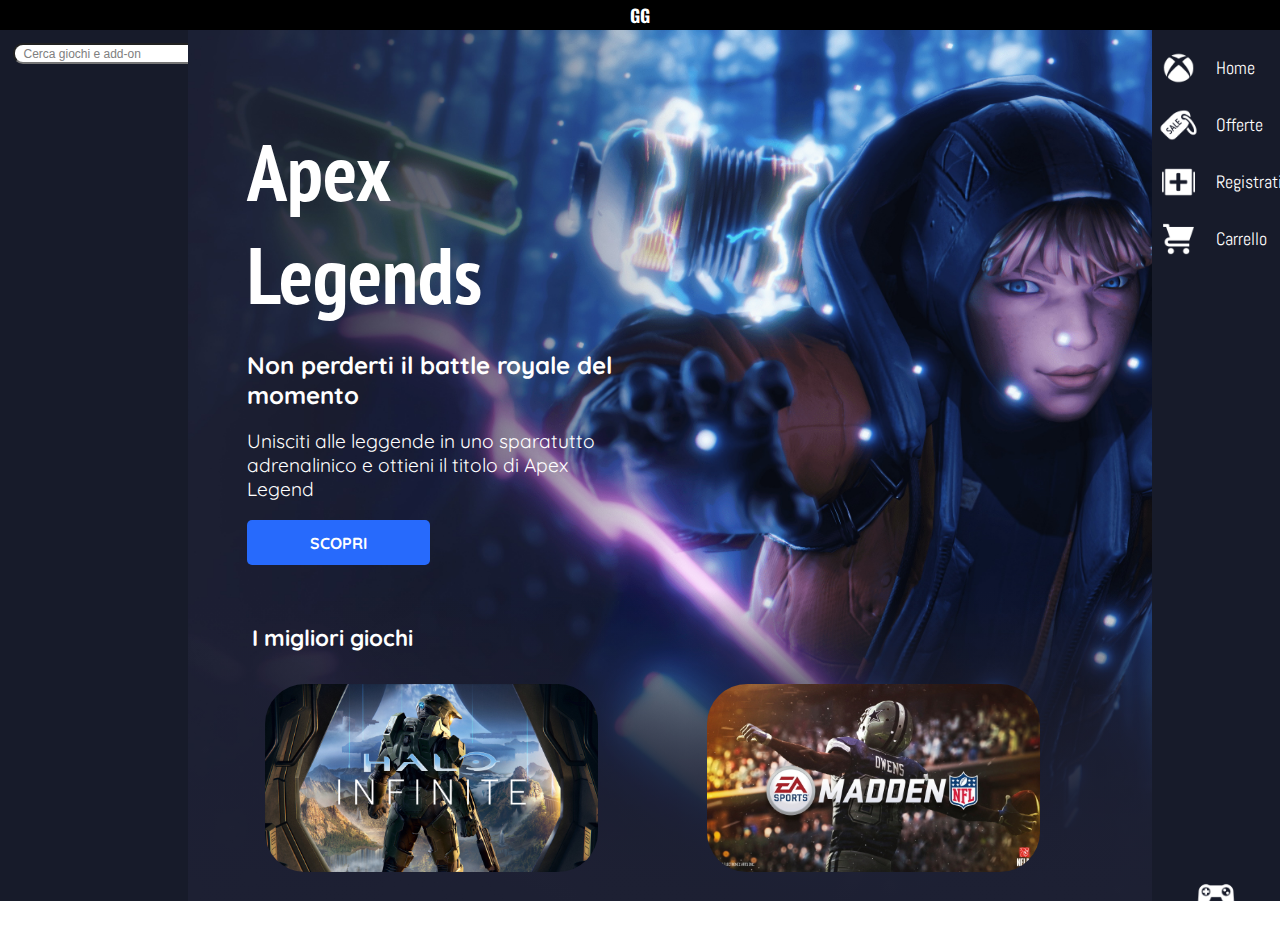
<file: index.html>
<!DOCTYPE html>
<html>
<head>
    <meta charset="utf-8" />
    <meta name="viewport" content="width=device-width, initial-scale=1">
    <meta name="description" content="Svilpppo di un e-commerce di videogames per la prima build week Epicode/Digitouch">
    <title>Origin Demo</title>

    <link
	href="https://cdn.jsdelivr.net/npm/bootstrap@5.3.0-alpha1/dist/css/bootstrap.min.css"
	rel="stylesheet"
	integrity="sha384-GLhlTQ8iRABdZLl6O3oVMWSktQOp6b7In1Zl3/Jr59b6EGGoI1aFkw7cmDA6j6gD"
	crossorigin="anonymous">

    <link rel="stylesheet" href="https://cdnjs.cloudflare.com/ajax/libs/font-awesome/4.7.0/css/font-awesome.min.css">

    <link rel="stylesheet" href="css/style.css" type="text/css">
    <link rel="stylesheet" href="css/mobile.css" type="text/css">
    <link rel="stylesheet" href="https://fonts.googleapis.com/css?family=Oswald">
    <link rel="stylesheet" href="https://fonts.googleapis.com/css?family=Abel">
    <link rel="stylesheet" href="https://fonts.googleapis.com/css?family=PT+Sans+Narrow">
    <link rel="stylesheet" href="https://fonts.googleapis.com/css?family=Reem+Kufi+Fun">
    <link rel="stylesheet" href="https://fonts.googleapis.com/css?family=Quicksand">
</head>

<body>
    <header class="top">
        <h1>GG</h1>
    </header>

    <div class="content">
        <!--START OF THE SIDE SECTION WITH NAVBAR AND LOGO AT THE BOTTOM-->
        <div class="side-filters">

            <div class="research-bar-section">
                <form>
                    <input type="text" class="research-bar" name="game-research-bar"
                    placeholder="&nbsp Cerca giochi e add-on">
                </form>
            </div>

        </div>

        <!-- START OF THE CENTRAL SECTION-->
        <div class="main">
            <div src="structure-of-main">
                <div class="main-game">                    
                    <div class="description-of-game">
                        <h2>Apex Legends</h2>
                        <h3>Non perderti il battle royale del momento</h3>
                        <p>Unisciti alle leggende in uno sparatutto adrenalinico e ottieni il titolo di Apex Legend</p>
                        <a href="dettagli.html"><button type="button"><strong>SCOPRI</strong></button></a>
                    </div>
                </div>

                <div class="best-seller-section">
                    <div>
                        <h2><strong>I migliori giochi</strong></h2>
                    </div><br>

                    <div id="best-sellers-1" class="best-sellers">
                        
                        <div class="best-seller-card">
                            <img src="images/copertinabestseller1.jpg">
                            <h3><strong>Minaccia in arrivo</strong></h3>
                            <p>Unisciti a Master Chief nella lotta contro i Precursori</p>
                        </div>

                        <div class="best-seller-card">
                            <img src="images/copertinabestseller2.jpg">
                            <h3><strong>35 anni di football</strong></h3>
                            <p>Scendi in campo con i migliori Hall of Famers di sempre</p>
                        </div>

                    </div>

                    <div id="best-sellers-2" class="best-sellers">
                    
                        <div class="best-seller-card">
                            <img src="images/copertinabestseller4.jpg">
                            <h3><strong>Crea il tuo sim</strong></h3>
                            <p>Capricci, desideri, sogni: vivi la vita dei tuoi sogni</p>
                        </div>

                        <div class="best-seller-card">
                            <img src="images/copertinabestseller5.jpg">
                            <h3><strong>Esplora Paldea</strong></h3>
                            <p>Da solo o con gli amici, per la prima volta open world</p>
                        </div>

                    </div>

                    <div class="pulsanti">
                        <button type="button" onclick="showbest2()"><strong>></strong></button>
                        <div id="second-slider"></div>
                        <div id="first-slider"></div>
                        <button type="button" onclick="showbest1()"><strong><</strong></button>
                    </div>


                </div>

                <div class="filters">
                    <div class="dropdown">
                        <button class="dropbtn">Generi  &nbsp&nbsp<i class="fa fa-caret-down"></i></button>
                        <div class="dropdown-content">
                            <div class="filter-content">
                                <div>
                                    <label for="survival"> Survival </label>
                                </div>
                                <div class="checkbox-column">
                                    <input type="checkbox" id="survival-genre" name="survival" value="Survival">
                                </div>
                            </div>
                            <div class="filter-content">
                                <div>
                                    <label for="fps"> FPS </label>
                                </div>
                                <div class="checkbox-column">
                                    <input type="checkbox" id="fps-genre" name="fps" value="FPS">
                                </div>
                            </div>
                            <div class="filter-content">
                                <div>
                                    <label for="horror"> Horror </label>
                                </div>
                                <div class="checkbox-column">
                                    <input type="checkbox" id="horror-genre" name="horror" value="Horror">
                                </div>
                            </div>
                            <div class="filter-content">
                                <div>
                                    <label for="sport"> Sport </label>
                                </div>
                                <div class="checkbox-column">
                                    <input type="checkbox" id="sport-genre" name="sport" value="Sport">
                                </div>
                            </div>
                            <div class="filter-content">
                                <div>
                                    <label for="simulazione"> Simulazione </label>
                                </div>
                                <div class="checkbox-column">
                                    <input type="checkbox" id="simulation-genre" name="simulazione" value="Simulazione">
                                </div>
                            </div>
                        </div>
                    </div>

                    <div class="dropdown">
                        <button class="dropbtn" id="dropbtnplayer">Giocatori  &nbsp&nbsp<i class="fa fa-caret-down"></i></button>
                        <div class="dropdown-content">
                            <div class="filter-content">
                                <div>
                                    <label for="singolo-giocatore"> Singolo giocatore </label>
                                </div>
                                <div class="checkbox-column">
                                    <input type="checkbox" id="single-player" name="singolo-giocatore" value="Singolo giocatore">
                                </div>
                            </div>
                            <div class="filter-content">
                                <div>
                                    <label for="multigiocatore"> Multigiocatore </label>
                                </div>
                                <div class="checkbox-column">
                                    <input type="checkbox" id="multiplayer" name="multigiocatore" value="Multigiocatore">
                                </div>
                            </div>
                            <div class="filter-content">
                                <div>
                                    <label for="online"> Online </label>
                                </div>
                                <div class="checkbox-column">
                                    <input type="checkbox" id="online-multiplayer" name="online" value="Online">
                                </div>
                            </div>
                        </div>
                    </div>

                    <div class="dropdown">
                        <button class="dropbtn">Lingue  &nbsp&nbsp<i class="fa fa-caret-down"></i></button>
                        <div class="dropdown-content">
                            <div class="filter-content">
                                <div>
                                    <label for="italiano"> Italiano </label>
                                </div>
                                <div class="checkbox-column">
                                    <input type="checkbox" id="italian-lang" name="italiano" value="Italiano">
                                </div>
                            </div>
                            <div class="filter-content">
                                <div>
                                    <label for="inglese"> Inglese </label>
                                </div>
                                <div class="checkbox-column">
                                    <input type="checkbox" id="english-lang" name="inglese" value="Inglese">
                                </div>
                            </div>
                            <div class="filter-content">
                                <div>
                                    <label for="altro"> Altro </label>
                                </div>
                                <div class="checkbox-column">
                                    <input type="checkbox" id="other-lang" name="altro" value="Altro">
                                </div>
                            </div>
                        </div>
                    </div>

                    <div class="dropdown">
                        <button class="dropbtn" id="dropbtnrelease">Release  &nbsp&nbsp<i class="fa fa-caret-down"></i></button>
                        <div class="dropdown-content">
                            <div class="filter-content">
                                <div>
                                    <label for="disponibile"> Disponibile </label>
                                </div>
                                <div class="checkbox-column">
                                    <input type="checkbox" id="available" name="disponibile" value="Disponibile">
                                </div>
                            </div>
                            <div class="filter-content">
                                <div>
                                    <label for="in-anteprima"> In Anteprima </label>
                                </div>
                                <div class="checkbox-column">
                                    <input type="checkbox" id="preview" name="in-anteprima" value="In Anteprima">
                                </div>
                            </div>
                            <div class="filter-content">
                                <div>
                                    <label for="pre-ordina"> Pre-Ordina </label>
                                </div>
                                <div class="checkbox-column">
                                    <input type="checkbox" id="pre-order" name="pre-ordina" value="Pre-Ordina">
                                </div>
                            </div>
                            <div class="filter-content">
                                <div>
                                    <label for="beta"> Beta </label>
                                </div>
                                <div class="checkbox-column">
                                    <input type="checkbox" id="beta" name="beta" value="Beta">
                                </div>
                            </div>
                        </div>
                    </div>

                    <div class="dropdown">
                        <button class="dropbtn">Prezzo  &nbsp&nbsp<i class="fa fa-caret-down"></i></button>
                        <div class="dropdown-content">
                            <div class="filter-content">
                                <div>
                                    <label for="economico"> €. 0,00 - 29,99 </label>
                                </div>
                                <div class="checkbox-column">
                                    <input type="checkbox" id="cheap-price" name="economico" value=29>
                                </div>
                            </div>
                            <div class="filter-content">
                                <div>
                                    <label for="standard"> €. 30,00 - 59,00 </label>
                                </div>
                                <div class="checkbox-column">
                                    <input type="checkbox" id="affordable-price" name="standard" value=60>
                                </div>
                            </div>
                            <div class="filter-content">
                                <div>
                                    <label for="caro"> > €. 60,00 </label>
                                </div>
                                <div class="checkbox-column">
                                    <input type="checkbox" id="expensive-price" name="caro" value=60>
                                </div>
                            </div>
                        </div>
                    </div>

                </div>

                <div class="list-of-games">
                    <div class="game-card">
                        <img src="images/game1.png">
                        <h4><strong>Super Mario Odyssey</strong></h4>
                        <p>€. 49,99</p>
                    </div>
                    
                    <div class="game-card">
                        <img src="images/game2.png">
                        <h4><strong>Spider-man: Miles Morales</strong></h4>
                        <p>€. 69,00</p>
                    </div>

                    <div class="game-card">
                        <img src="images/game3.png">
                        <h4><strong>State of Decay 2</strong></h4>
                        <p>€. 34,99</p>
                    </div>

                    <div class="game-card">
                        <img src="images/game4.png">
                        <h4><strong>Stray</strong></h4>
                        <p>€. 49,00</p>
                    </div>

                    <div class="game-card">
                        <img src="images/game5.png">
                        <h4><strong>Fifa 23: Ultimate Edition</strong></h4>
                        <p>€. 99,00</p>
                    </div>

                    <div class="game-card">
                        <img src="images/game6.png">
                        <h4><strong>Resident Evil 2 (Remastered)</strong></h4>
                        <p>€. 64,99</p>
                    </div>

                    <div class="game-card">
                        <img src="images/game7.png">
                        <h4><strong>Final Fantasy XIII</strong></h4>
                        <p>€. 19,00</p>
                    </div>

                    <div class="game-card">
                        <img src="images/game8.png">
                        <h4><strong>Total War: Warhammer III</strong></h4>
                        <p>€. 54,99</p>
                    </div>

                    <div class="game-card">
                        <img src="images/game9.png">
                        <h4><strong>Hogwarts Legacy</strong></h4>
                        <p>€. 79,00</p>
                    </div>

                    <div class="game-card">
                        <img src="images/game10.png">
                        <h4><strong>Horizon: Forbidden West</strong></h4>
                        <p>€. 49,00</p>
                    </div>
                </div>
            </div>
        </div>

        <div class="side-navbar">
            <div class="navbar-button">
                <a href="index.html"><img src="images/home-icon.png"><p>Home</p></a>
            </div>

            <div class="navbar-button">
                <a href="#"><img src="images/sales-icon.png"><p>Offerte</p></a>
            </div>

            <div class="navbar-button">
                <a href="#"><img src="images/register-icon.png"><p>Registrati</p></a>
            </div>

            <div class="navbar-button">
                <a href="#"><img src="images/carrello-icona.png"><p>Carrello</p></a>
            </div>

            <div class="navbar-logo">
                <img src="images/icon-godyl-games.png">
            </div>
        </div>
    </div>


    <script
    src="https://cdn.jsdelivr.net/npm/bootstrap@5.3.0-alpha1/dist/js/bootstrap.bundle.min.js"
    integrity="sha384-w76AqPfDkMBDXo30jS1Sgez6pr3x5MlQ1ZAGC+nuZB+EYdgRZgiwxhTBTkF7CXvN"
    crossorigin="anonymous"></script>
    <script src="js/script.js"></script>
</body>

</html>
</file>
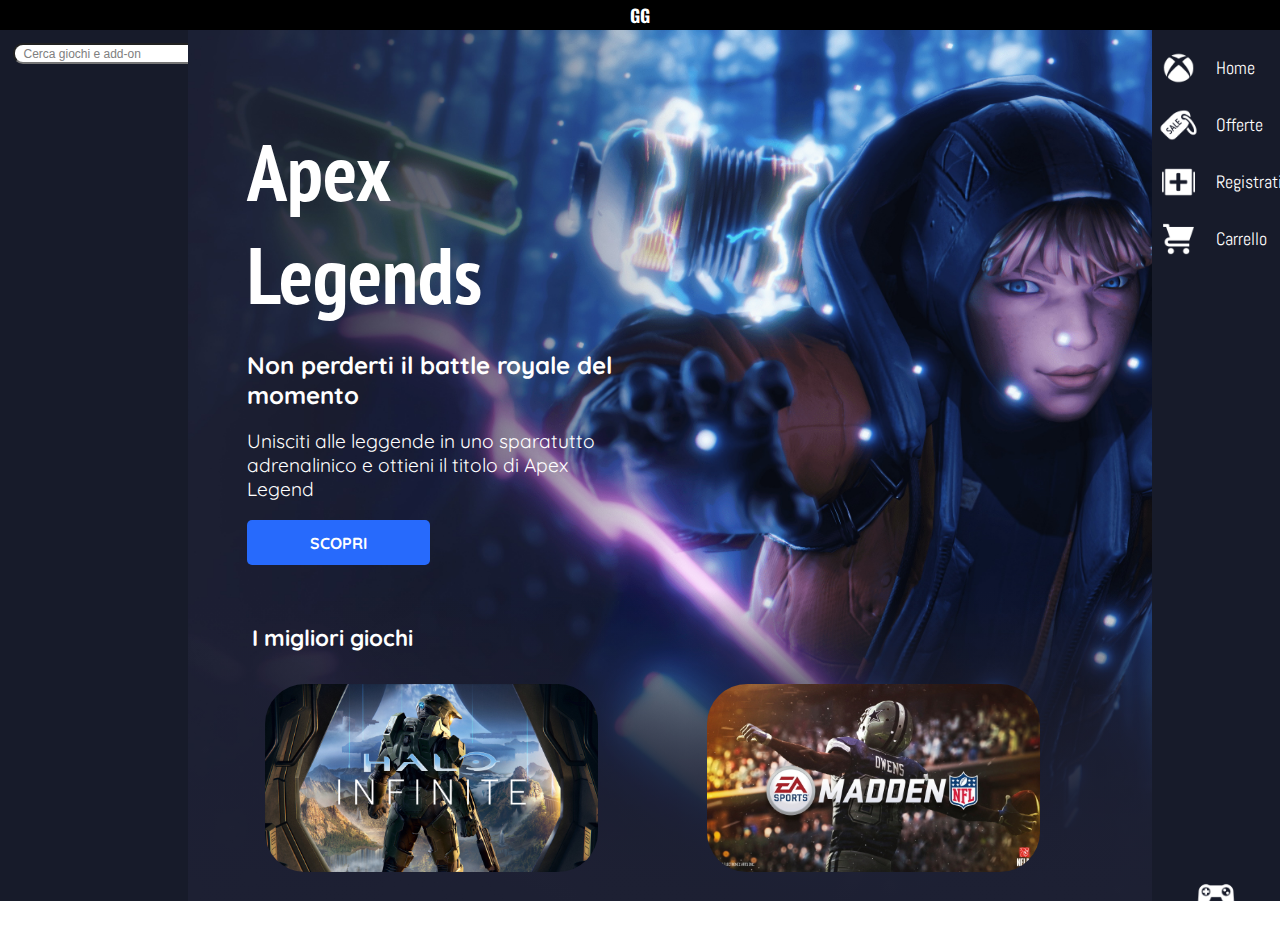
<file: html/index.html>
<!DOCTYPE html>
<html>
<head>
    <meta charset="utf-8" />
    <meta name="viewport" content="width=device-width, initial-scale=1">
    <meta name="description" content="Svilpppo di un e-commerce di videogames per la prima build week Epicode/Digitouch">
    <title>Build Week 1 - Videogames E-Commerce Web Application</title>

    <link
	href="https://cdn.jsdelivr.net/npm/bootstrap@5.3.0-alpha1/dist/css/bootstrap.min.css"
	rel="stylesheet"
	integrity="sha384-GLhlTQ8iRABdZLl6O3oVMWSktQOp6b7In1Zl3/Jr59b6EGGoI1aFkw7cmDA6j6gD"
	crossorigin="anonymous">

    <link rel="stylesheet" href="https://cdnjs.cloudflare.com/ajax/libs/font-awesome/4.7.0/css/font-awesome.min.css">

    <link rel="stylesheet" href="../css/style.css" type="text/css">
    <link rel="stylesheet" href="../css/mobile.css" type="text/css">
    <link rel="stylesheet" href="https://fonts.googleapis.com/css?family=Oswald">
    <link rel="stylesheet" href="https://fonts.googleapis.com/css?family=Abel">
    <link rel="stylesheet" href="https://fonts.googleapis.com/css?family=PT+Sans+Narrow">
    <link rel="stylesheet" href="https://fonts.googleapis.com/css?family=Reem+Kufi+Fun">
    <link rel="stylesheet" href="https://fonts.googleapis.com/css?family=Quicksand">
</head>

<body>
    <header class="top">
        <h1>GG</h1>
    </header>

    <div class="content">
        <!--START OF THE SIDE SECTION WITH NAVBAR AND LOGO AT THE BOTTOM-->
        <div class="side-filters">

            <div class="research-bar-section">
                <form>
                    <input type="text" class="research-bar" name="game-research-bar"
                    placeholder="&nbsp Cerca giochi e add-on">
                </form>
            </div>

        </div>

        <!-- START OF THE CENTRAL SECTION-->
        <div class="main">
            <div src="structure-of-main">
                <div class="main-game">                    
                    <div class="description-of-game">
                        <h2>Apex Legends</h2>
                        <h3>Non perderti il battle royale del momento</h3>
                        <p>Unisciti alle leggende in uno sparatutto adrenalinico e ottieni il titolo di Apex Legend</p>
                        <a href="dettagli.html"><button type="button"><strong>SCOPRI</strong></button></a>
                    </div>
                </div>

                <div class="best-seller-section">
                    <div>
                        <h2><strong>I migliori giochi</strong></h2>
                    </div><br>

                    <div id="best-sellers-1" class="best-sellers">
                        
                        <div class="best-seller-card">
                            <img src="../images/copertinabestseller1.jpg">
                            <h3><strong>Minaccia in arrivo</strong></h3>
                            <p>Unisciti a Master Chief nella lotta contro i Precursori</p>
                        </div>

                        <div class="best-seller-card">
                            <img src="../images/copertinabestseller2.jpg">
                            <h3><strong>35 anni di football</strong></h3>
                            <p>Scendi in campo con i migliori Hall of Famers di sempre</p>
                        </div>

                    </div>

                    <div id="best-sellers-2" class="best-sellers">
                    
                        <div class="best-seller-card">
                            <img src="../images/copertinabestseller4.jpg">
                            <h3><strong>Crea il tuo sim</strong></h3>
                            <p>Capricci, desideri, sogni: vivi la vita dei tuoi sogni</p>
                        </div>

                        <div class="best-seller-card">
                            <img src="../images/copertinabestseller5.jpg">
                            <h3><strong>Esplora Paldea</strong></h3>
                            <p>Da solo o con gli amici, per la prima volta open world</p>
                        </div>

                    </div>

                    <div class="pulsanti">
                        <button type="button" onclick="showbest2()"><strong>></strong></button>
                        <div id="second-slider"></div>
                        <div id="first-slider"></div>
                        <button type="button" onclick="showbest1()"><strong><</strong></button>
                    </div>


                </div>

                <div class="filters">
                    <div class="dropdown">
                        <button class="dropbtn">Generi  &nbsp&nbsp<i class="fa fa-caret-down"></i></button>
                        <div class="dropdown-content">
                            <div class="filter-content">
                                <div>
                                    <label for="survival"> Survival </label>
                                </div>
                                <div class="checkbox-column">
                                    <input type="checkbox" id="survival-genre" name="survival" value="Survival">
                                </div>
                            </div>
                            <div class="filter-content">
                                <div>
                                    <label for="fps"> FPS </label>
                                </div>
                                <div class="checkbox-column">
                                    <input type="checkbox" id="fps-genre" name="fps" value="FPS">
                                </div>
                            </div>
                            <div class="filter-content">
                                <div>
                                    <label for="horror"> Horror </label>
                                </div>
                                <div class="checkbox-column">
                                    <input type="checkbox" id="horror-genre" name="horror" value="Horror">
                                </div>
                            </div>
                            <div class="filter-content">
                                <div>
                                    <label for="sport"> Sport </label>
                                </div>
                                <div class="checkbox-column">
                                    <input type="checkbox" id="sport-genre" name="sport" value="Sport">
                                </div>
                            </div>
                            <div class="filter-content">
                                <div>
                                    <label for="simulazione"> Simulazione </label>
                                </div>
                                <div class="checkbox-column">
                                    <input type="checkbox" id="simulation-genre" name="simulazione" value="Simulazione">
                                </div>
                            </div>
                        </div>
                    </div>

                    <div class="dropdown">
                        <button class="dropbtn" id="dropbtnplayer">Giocatori  &nbsp&nbsp<i class="fa fa-caret-down"></i></button>
                        <div class="dropdown-content">
                            <div class="filter-content">
                                <div>
                                    <label for="singolo-giocatore"> Singolo giocatore </label>
                                </div>
                                <div class="checkbox-column">
                                    <input type="checkbox" id="single-player" name="singolo-giocatore" value="Singolo giocatore">
                                </div>
                            </div>
                            <div class="filter-content">
                                <div>
                                    <label for="multigiocatore"> Multigiocatore </label>
                                </div>
                                <div class="checkbox-column">
                                    <input type="checkbox" id="multiplayer" name="multigiocatore" value="Multigiocatore">
                                </div>
                            </div>
                            <div class="filter-content">
                                <div>
                                    <label for="online"> Online </label>
                                </div>
                                <div class="checkbox-column">
                                    <input type="checkbox" id="online-multiplayer" name="online" value="Online">
                                </div>
                            </div>
                        </div>
                    </div>

                    <div class="dropdown">
                        <button class="dropbtn">Lingue  &nbsp&nbsp<i class="fa fa-caret-down"></i></button>
                        <div class="dropdown-content">
                            <div class="filter-content">
                                <div>
                                    <label for="italiano"> Italiano </label>
                                </div>
                                <div class="checkbox-column">
                                    <input type="checkbox" id="italian-lang" name="italiano" value="Italiano">
                                </div>
                            </div>
                            <div class="filter-content">
                                <div>
                                    <label for="inglese"> Inglese </label>
                                </div>
                                <div class="checkbox-column">
                                    <input type="checkbox" id="english-lang" name="inglese" value="Inglese">
                                </div>
                            </div>
                            <div class="filter-content">
                                <div>
                                    <label for="altro"> Altro </label>
                                </div>
                                <div class="checkbox-column">
                                    <input type="checkbox" id="other-lang" name="altro" value="Altro">
                                </div>
                            </div>
                        </div>
                    </div>

                    <div class="dropdown">
                        <button class="dropbtn" id="dropbtnrelease">Release  &nbsp&nbsp<i class="fa fa-caret-down"></i></button>
                        <div class="dropdown-content">
                            <div class="filter-content">
                                <div>
                                    <label for="disponibile"> Disponibile </label>
                                </div>
                                <div class="checkbox-column">
                                    <input type="checkbox" id="available" name="disponibile" value="Disponibile">
                                </div>
                            </div>
                            <div class="filter-content">
                                <div>
                                    <label for="in-anteprima"> In Anteprima </label>
                                </div>
                                <div class="checkbox-column">
                                    <input type="checkbox" id="preview" name="in-anteprima" value="In Anteprima">
                                </div>
                            </div>
                            <div class="filter-content">
                                <div>
                                    <label for="pre-ordina"> Pre-Ordina </label>
                                </div>
                                <div class="checkbox-column">
                                    <input type="checkbox" id="pre-order" name="pre-ordina" value="Pre-Ordina">
                                </div>
                            </div>
                            <div class="filter-content">
                                <div>
                                    <label for="beta"> Beta </label>
                                </div>
                                <div class="checkbox-column">
                                    <input type="checkbox" id="beta" name="beta" value="Beta">
                                </div>
                            </div>
                        </div>
                    </div>

                    <div class="dropdown">
                        <button class="dropbtn">Prezzo  &nbsp&nbsp<i class="fa fa-caret-down"></i></button>
                        <div class="dropdown-content">
                            <div class="filter-content">
                                <div>
                                    <label for="economico"> €. 0,00 - 29,99 </label>
                                </div>
                                <div class="checkbox-column">
                                    <input type="checkbox" id="cheap-price" name="economico" value=29>
                                </div>
                            </div>
                            <div class="filter-content">
                                <div>
                                    <label for="standard"> €. 30,00 - 59,00 </label>
                                </div>
                                <div class="checkbox-column">
                                    <input type="checkbox" id="affordable-price" name="standard" value=60>
                                </div>
                            </div>
                            <div class="filter-content">
                                <div>
                                    <label for="caro"> > €. 60,00 </label>
                                </div>
                                <div class="checkbox-column">
                                    <input type="checkbox" id="expensive-price" name="caro" value=60>
                                </div>
                            </div>
                        </div>
                    </div>

                </div>

                <div class="list-of-games">
                    <div class="game-card">
                        <img src="../images/game1.png">
                        <h4><strong>Super Mario Odyssey</strong></h4>
                        <p>€. 49,99</p>
                    </div>
                    
                    <div class="game-card">
                        <img src="../images/game2.png">
                        <h4><strong>Spider-man: Miles Morales</strong></h4>
                        <p>€. 69,00</p>
                    </div>

                    <div class="game-card">
                        <img src="../images/game3.png">
                        <h4><strong>State of Decay 2</strong></h4>
                        <p>€. 34,99</p>
                    </div>

                    <div class="game-card">
                        <img src="../images/game4.png">
                        <h4><strong>Stray</strong></h4>
                        <p>€. 49,00</p>
                    </div>

                    <div class="game-card">
                        <img src="../images/game5.png">
                        <h4><strong>Fifa 23: Ultimate Edition</strong></h4>
                        <p>€. 99,00</p>
                    </div>

                    <div class="game-card">
                        <img src="../images/game6.png">
                        <h4><strong>Resident Evil 2 (Remastered)</strong></h4>
                        <p>€. 64,99</p>
                    </div>

                    <div class="game-card">
                        <img src="../images/game7.png">
                        <h4><strong>Final Fantasy XIII</strong></h4>
                        <p>€. 19,00</p>
                    </div>

                    <div class="game-card">
                        <img src="../images/game8.png">
                        <h4><strong>Total War: Warhammer III</strong></h4>
                        <p>€. 54,99</p>
                    </div>

                    <div class="game-card">
                        <img src="../images/game9.png">
                        <h4><strong>Hogwarts Legacy</strong></h4>
                        <p>€. 79,00</p>
                    </div>

                    <div class="game-card">
                        <img src="../images/game10.png">
                        <h4><strong>Horizon: Forbidden West</strong></h4>
                        <p>€. 49,00</p>
                    </div>
                </div>
            </div>
        </div>

        <div class="side-navbar">
            <div class="navbar-button">
                <a href="index.html"><img src="../images/home-icon.png"><p>Home</p></a>
            </div>

            <div class="navbar-button">
                <a href="#"><img src="../images/sales-icon.png"><p>Offerte</p></a>
            </div>

            <div class="navbar-button">
                <a href="#"><img src="../images/register-icon.png"><p>Registrati</p></a>
            </div>

            <div class="navbar-button">
                <a href="#"><img src="../images/carrello-icona.png"><p>Carrello</p></a>
            </div>

            <div class="navbar-logo">
                <img src="../images/icon-godyl-games.png">
            </div>
        </div>
    </div>


    <script
    src="https://cdn.jsdelivr.net/npm/bootstrap@5.3.0-alpha1/dist/js/bootstrap.bundle.min.js"
    integrity="sha384-w76AqPfDkMBDXo30jS1Sgez6pr3x5MlQ1ZAGC+nuZB+EYdgRZgiwxhTBTkF7CXvN"
    crossorigin="anonymous"></script>
    <script src="../js/script.js"></script>
</body>

</html>
</file>
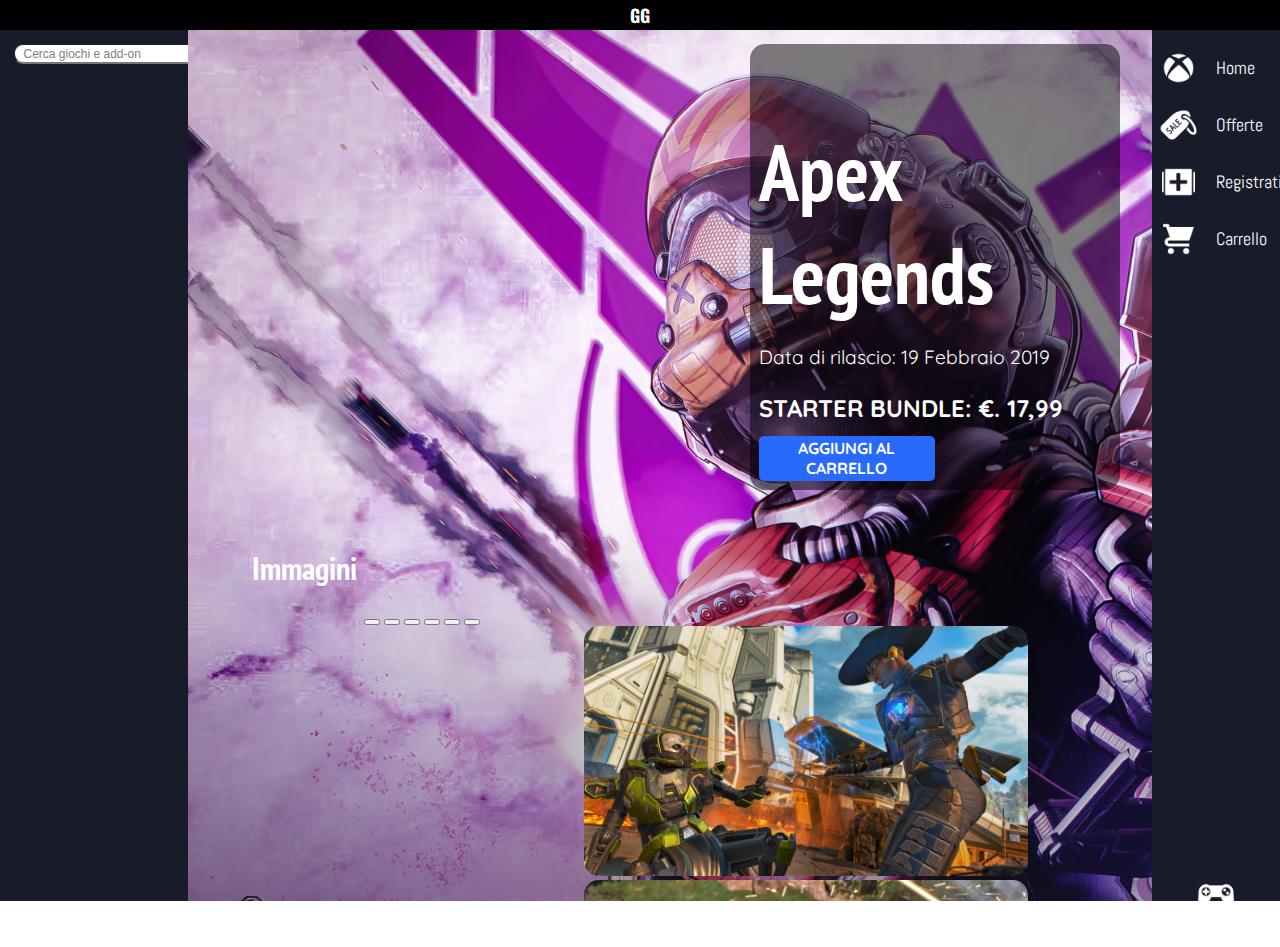
<file: dettagli.html>
<!DOCTYPE html>
<html>
<head>
    <meta charset="utf-8" />
    <meta name="viewport" content="width=device-width, initial-scale=1">
    <meta name="description" content="Svilpppo di un e-commerce di videogames per la prima build week Epicode/Digitouch">
    <title>Origin Demo</title>

    <link
	href="https://cdn.jsdelivr.net/npm/bootstrap@5.3.0-alpha1/dist/css/bootstrap.min.css"
	rel="stylesheet"
	integrity="sha384-GLhlTQ8iRABdZLl6O3oVMWSktQOp6b7In1Zl3/Jr59b6EGGoI1aFkw7cmDA6j6gD"
	crossorigin="anonymous">

    <link rel="stylesheet" href="https://cdnjs.cloudflare.com/ajax/libs/font-awesome/4.7.0/css/font-awesome.min.css">

    <link rel="stylesheet" href="css/style.css" type="text/css">
    <link rel="stylesheet" href="css/mobile.css" type="text/css">
    <link rel="stylesheet" href="https://fonts.googleapis.com/css?family=Oswald">
    <link rel="stylesheet" href="https://fonts.googleapis.com/css?family=Abel">
    <link rel="stylesheet" href="https://fonts.googleapis.com/css?family=PT+Sans+Narrow">
    <link rel="stylesheet" href="https://fonts.googleapis.com/css?family=Reem+Kufi+Fun">
    <link rel="stylesheet" href="https://fonts.googleapis.com/css?family=Quicksand">
</head>

<body>
    <header class="top">
        <h1>GG</h1>
    </header>

    <div class="content">
        <!--START OF THE SIDE SECTION WITH NAVBAR AND LOGO AT THE BOTTOM-->
        <div class="side-filters">

            <div class="research-bar-section">
                <form>
                    <input type="text" class="research-bar" name="game-research-bar"
                    placeholder="&nbsp Cerca giochi e add-on">
                </form>
            </div>

        </div>

        <!-- START OF THE CENTRAL SECTION-->
        <div class="main" id="main-details">
            <div src="structure-of-main">
                <div class="main-game" id="apex-main">                    
                    <div class="description-of-game" id="apex-details">
                        <h2>Apex Legends</h2>
                        <p>Data di rilascio: 19 Febbraio 2019</p>
                        <h3>STARTER BUNDLE: €. 17,99</h3>
                        <a><button type="button"><strong>AGGIUNGI AL CARRELLO</strong></button></a>
                    </div>
                </div>

                <div class="gallery-section">
                    <div>
                        <h2><strong>Immagini</strong></h2>
                    </div>
                        
                        <!-- CAROSELLO-->
                        <div id="carouselExampleCaptions" class="carousel slide pointer-event CaroselloASD">
                                            
                            <div class="carousel-indicators">
                                <button type="button" data-bs-target="#carouselExampleCaptions"
                                    data-bs-slide-to="0" class="active" aria-label="Slide 1"
                                    aria-current="true"></button>
                                <button type="button" data-bs-target="#carouselExampleCaptions"
                                    data-bs-slide-to="1" aria-label="Slide 2" class=""></button>
                                <button type="button" data-bs-target="#carouselExampleCaptions"
                                    data-bs-slide-to="2" aria-label="Slide 3" class=""></button>
                                <button type="button" data-bs-target="#carouselExampleCaptions"
                                    data-bs-slide-to="3" aria-label="Slide 4" class=""></button>
                                <button type="button" data-bs-target="#carouselExampleCaptions"
                                    data-bs-slide-to="4" aria-label="Slide 5" class=""></button>
                                <button type="button" data-bs-target="#carouselExampleCaptions"
                                    data-bs-slide-to="5" aria-label="Slide 6" class=""></button>
                            </div>
                            <!-- CHIUDE CAROUSEL-INDICATORS -->
                            
                            <div class="carousel-inner">
                            
                                <!--<div class="carousel-item active">
                                    <img class="immagineCaroselloLaterale" src="images/carosello1.jpg">
                                    <img class="immagineCarosello" src="images/carosello2.jpg">
                                    <img class="immagineCaroselloLaterale" src="images/carosello3.jpg">
                                </div>
                                
                                <div class="carousel-item">
                                    <img class="immagineCaroselloLaterale" src="images/carosello2.jpg">
                                    <img class="immagineCarosello" src="images/carosello3.jpg">
                                    <img class="immagineCaroselloLaterale" src="images/carosello4.jpg">
                                </div>
                                
                                <div class="carousel-item">
                                    <img class="immagineCaroselloLaterale" src="images/carosello3.jpg">
                                    <img class="immagineCarosello" src="images/carosello4.jpg">
                                    <img class="immagineCaroselloLaterale" src="images/carosello5.jpg">
                                </div>

                                <div class="carousel-item">
                                    <img class="immagineCaroselloLaterale" src="images/carosello4.jpg">
                                    <img class="immagineCarosello" src="images/carosello5.jpg">
                                    <img class="immagineCaroselloLaterale" src="images/carosello6.jpg">
                                </div>

                                <div class="carousel-item">
                                    <img class="immagineCaroselloLaterale" src="images/carosello5.jpg">
                                    <img class="immagineCarosello" src="images/carosello6.jpg">
                                    <img class="immagineCaroselloLaterale" src="images/carosello1.jpg">
                                </div>

                                <div class="carousel-item">
                                    <img class="immagineCaroselloLaterale" src="images/carosello6.jpg">
                                    <img class="immagineCarosello" src="images/carosello1.jpg">
                                    <img class="immagineCaroselloLaterale" src="images/carosello2.jpg">
                                </div>-->

				<div class="carousel-item active">
                                    <img class="immagineCarosello" src="images/carosello2.jpg">
                                </div>
                                
                                <div class="carousel-item">
                                    <img class="immagineCarosello" src="images/carosello3.jpg">
                                </div>
                                
                                <div class="carousel-item">
                                    <img class="immagineCarosello" src="images/carosello4.jpg">
                                </div>

                                <div class="carousel-item">
                                    <img class="immagineCarosello" src="images/carosello5.jpg">
                                </div>

                                <div class="carousel-item">
                                    <img class="immagineCarosello" src="images/carosello6.jpg">
                                </div>

                                <div class="carousel-item">
                                    <img class="immagineCarosello" src="images/carosello1.jpg">
                                </div>

                            </div>
                            <!-- CHIUDE ITEM CAROSELLO (IL PRIMO E' QUELLO ATTIVO) -->

                            <button class="carousel-control-prev" type="button"
							data-bs-target="#carouselExampleCaptions" data-bs-slide="prev">
							    <span class="carousel-control-prev-icon" aria-hidden="true"></span>
                            </button>
                            <button class="carousel-control-next" type="button"
                            data-bs-target="#carouselExampleCaptions" data-bs-slide="next">
							    <span class="carousel-control-next-icon" aria-hidden="true"></span>
						    </button>
                            <!-- CHIUDE BOTTONI DI SCORRIMENTO -->

                        </div>
                        <!-- CHIUDE CAROSELLO -->

                </div>

                <div class="list-of-details">
                    <div class="panoramica">

                        <div class="panoramica-sx">
                            <div class="descrizione-gioco">
                                <h2>Panoramica</h2>
                                <p>Domina i tuoi avversari in Apex Legends, uno sparatutto in stile Battle Royale in cui 
                                    personaggi leggendari dotati di potenti abilità combattono insieme per ottenere fama e 
                                    fortuna ai margini della Frontiera. Padroneggia un elenco di armi sempre piú ricco di
                                    leggende diverse, un gioco di squadra intenso e tattico assieme a nuove e audaci innovazioni
                                    che rivoluzionano l'esperienza dei Battle Royale, il tutto all'interno di un mondo selvaggio
                                    dove tutto è permesso. Benvenuto nella nuova evoluzione dei Battle Royale. Questo gioco include
                                    la possibilità di acquistare, all'interno del gioco, tramite denaro reale una valuta virtuale
                                    da utilizzare per acquistare oggetti di gioco virtuali, che potrebbero essere attribuiti
                                    anche tramite una selezione casual.
                                </p>
                            </div>

                            <div class="simboli">
                                <div class="classificazione-pegi">
                                    <img src="images/pegi16.png">
                                </div>

                                <div class="altre-info">
                                    <div class="altri-pegi">
                                        <img src="images/pegi violenza.png">
                                        <img src="images/pegi acquisti in game.png">
                                    </div>
                                    <div class="final-info">
                                        <p>Acquisti in game (contiene elementi casuali)</p>
                                        <p>Qualsiasi prodotto digitale venduto in determinati Paesi (vedere i <a href="#">Termini di vendita</a>
                                        per maggiori dettagli) è da intendersi comprensivo di IVA/GST, ove applicabile</p>
                                        <a href="#">Informative legali</a>
                                    </div>
                                </div>
                            </div>
                        </div>

                        <div class="panoramica-dx">
                            <div class="dettagli">
                                <p>Genere</p>
                                <button>FPS</button>
                                <div class="separator"></div>

                                <div class="who-info">
                                    <p>Editore</p>
                                    <h3>Electronic Arts</h3>
                                </div>
                                <div class="separator"></div>

                                <div class="who-info">
                                    <p>Sviluppatore</p>
                                    <h3>Respawn Entertainment</h3>
                                </div>
                                <div class="separator"></div>

                                <div class="who-info">
                                    <p>Lingue</p>
                                </div>

                                <div class="who-info">
                                    <h3>Cinese (semplific.), Cinese (tradizionale), Portoghese (Brasile),
                                        Spagnolo (Messico), Spagnolo (Spagna), Arabo, Coreano, Francese,
                                        Giapponese, Inglese, Italiano, Polacco, Russo, Tedesco
                                    </h3>
                                </div>
                                <div class="separator"></div>

                                <div class="who-info">
                                    <p>Data di uscita</p>
                                    <h3>2019-02-04</h3>
                                </div>
                                <div class="separator"></div>

                                <div class="who-info">
                                    <p>Requisiti di sistema</p>
                                    <a href="#">Esamina</a>
                                </div>
                            </div>
                        </div>

                    </div>
                </div>
                
                <div class="list-of-details">
                    <div class="panoramica">
                        <div class="community-card">
                            <div id="apex-card-sx-section">
                                <h2><strong>Unisciti alla nostra Community</strong></h2>
                                <p>Gioca con nuovi amici, scopri le novità in anticipo e ottieni ricompense partecipando
                                    a eventi online e dal vivo.
                                </p>
                                <p>Ogni occasione è buona per condividere la tua passione per Apex Legends!</p>
                            </div>
                            <div id="apex-card-dx-section">

                            </div>
                        </div>
                    </div>
                </div>

                <div class="list-of-details">
                    <div class="panoramica">
                        <div class="panoramica-sx">
                            <h2 class="big-margin">Requisiti di sistema</h2>
                            <div class="requisiti-minimi">
                                <h4>Requisiti minimi</h4>
                                <div class="requirements-info">
                                    <p>SO:&nbsp&nbsp</p>
                                    <h3>Windows 7 a 64 bit</h3>
                                </div>

                                <div class="requirements-info">
                                    <p>Processore (AMD):&nbsp&nbsp</p>
                                    <h3>AMD FX 4350 o equivalente</h3>
                                </div>
                                
                                <div class="requirements-info">
                                    <p>Processore (INTEL):&nbsp&nbsp</p>
                                    <h3>Intel Core i3 6300 o equivalente</h3>
                                </div>

                                <div class="requirements-info">
                                    <p>Memoria:&nbsp&nbsp</p>
                                    <h3>6 GB - DDR3 @1333 RAM</h3>
                                </div>

                                <div class="requirements-info">
                                    <p>Scheda Video (AMD):&nbsp&nbsp</p>
                                    <h3>AMD Radeon™ HD 7730</h3>
                                </div>

                                <div class="requirements-info">
                                    <p>Scheda Video (NVIDIA):&nbsp&nbsp</p>
                                    <h3>NVIDIA GeForce© GT640</h3>
                                </div>

                                <div class="requirements-info">
                                    <p>Direct X:&nbsp&nbsp</p>
                                    <h3>Scheda video compatibile con la versione 11 o equivalente</h3>
                                </div>

                                <div class="requirements-info">
                                    <p>Gioco online:&nbsp&nbsp</p>
                                    <h3>Connessione a Internet a 512 KBPS o superiore</h3>
                                </div>

                                <div class="requirements-info">
                                    <p>Spazio libero su disco:&nbsp&nbsp</p>
                                    <h3>22 GB</h3>
                                </div>

                            </div>
                        </div>

                        <div class="panoramica-dx">
                            <h2 class="big-margin">&nbsp</h2>
                            <div class="requisiti-consigliati">
                                <h4>Requisiti consigliati</h4>
                                <div class="requirements-info">
                                    <p>SO:&nbsp&nbsp</p>
                                    <h3>Windows 7 a 64 bit</h3>
                                </div>

                                <div class="requirements-info">
                                    <p>Processore (AMD):&nbsp&nbsp</p>
                                    <h3>CPU Ryzen 5 o equivalente</h3>
                                </div>
                                        
                                <div class="requirements-info">
                                    <p>Processore (INTEL):&nbsp&nbsp</p>
                                    <h3>Intel Core i3 3570K o equivalente</h3>
                                </div>
        
                                <div class="requirements-info">
                                    <p>Memoria:&nbsp&nbsp</p>
                                    <h3>8 GB - DDR3 @1333 RAM</h3>
                                </div>
        
                                <div class="requirements-info">
                                    <p>Scheda Video (AMD):&nbsp&nbsp</p>
                                    <h3>AMD Radeon™ R9 290</h3>
                                </div>
        
                                <div class="requirements-info">
                                    <p>Scheda Video (NVIDIA):&nbsp&nbsp</p>
                                    <h3>NVIDIA GeForce© GTX970</h3>
                                </div>
        
                                <div class="requirements-info">
                                    <p>Direct X:&nbsp&nbsp</p>
                                    <h3>Scheda video compatibile con la versione 11 o equivalente</h3>
                                </div>
        
                                <div class="requirements-info">
                                    <p>Gioco online:&nbsp&nbsp</p>
                                    <h3>Connessione A banda larga</h3>
                                </div>
        
                                <div class="requirements-info">
                                    <p>Spazio libero su disco:&nbsp&nbsp</p>
                                    <h3>22 GB</h3>
                                </div>
                            </div>

                        </div>
                                
                    </div>
                </div>

            </div>

        </div>

        <div class="side-navbar">
            <div class="navbar-button">
                <a href="index.html"><img src="images/home-icon.png"><p>Home</p></a>
            </div>

            <div class="navbar-button">
                <a href="#"><img src="images/sales-icon.png"><p>Offerte</p></a>
            </div>

            <div class="navbar-button">
                <a href="#"><img src="images/register-icon.png"><p>Registrati</p></a>
            </div>

            <div class="navbar-button">
                <a href="#"><img src="images/carrello-icona.png"><p>Carrello</p></a>
            </div>

            <div class="navbar-logo">
                <img src="images/icon-godyl-games.png">
            </div>
        </div>
    </div>


    <script
    src="https://cdn.jsdelivr.net/npm/bootstrap@5.3.0-alpha1/dist/js/bootstrap.bundle.min.js"
    integrity="sha384-w76AqPfDkMBDXo30jS1Sgez6pr3x5MlQ1ZAGC+nuZB+EYdgRZgiwxhTBTkF7CXvN"
    crossorigin="anonymous"></script>
    <script src="js/script.js"></script>
</body>

</html>
</file>
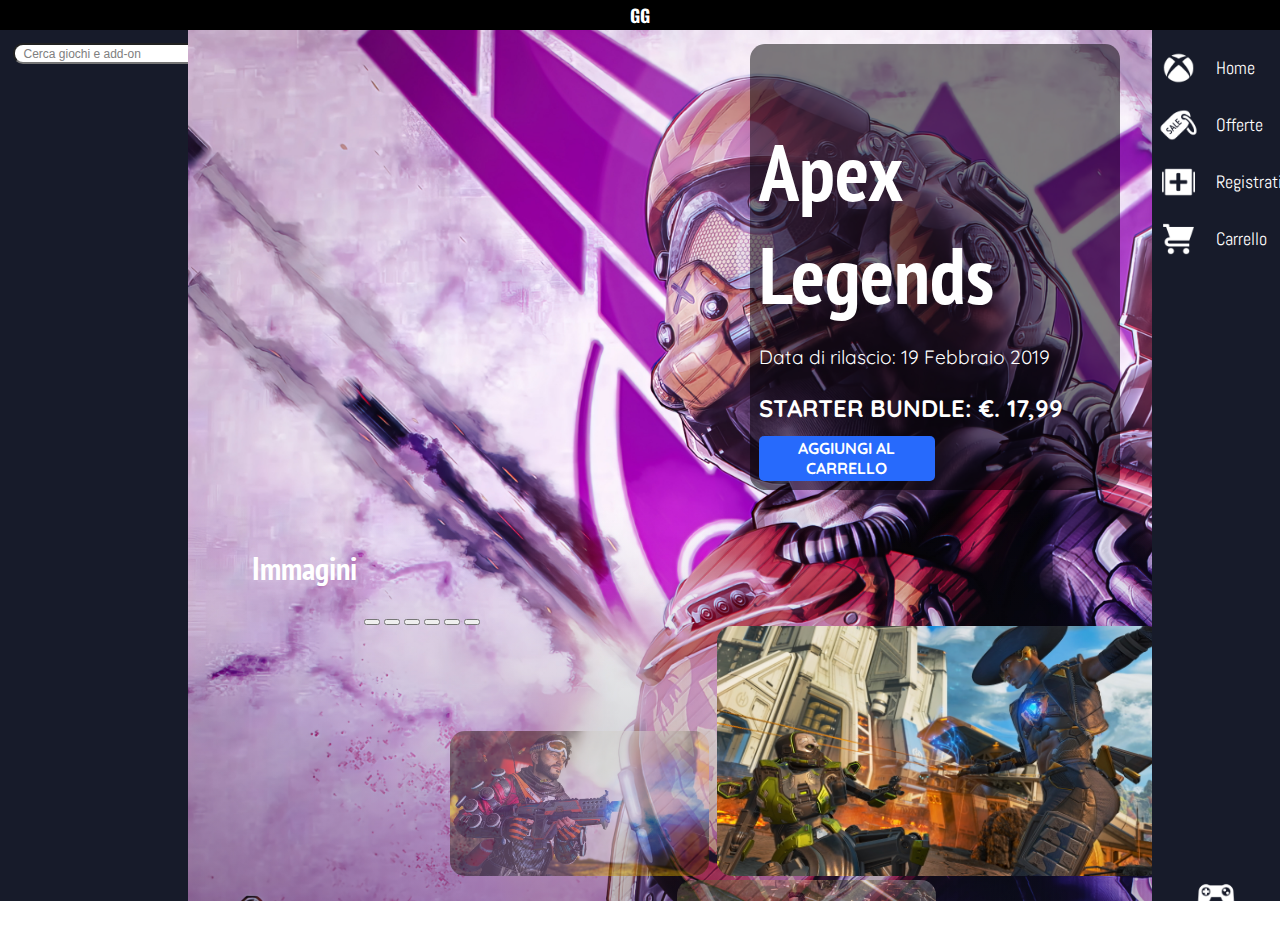
<file: html/dettagli.html>
<!DOCTYPE html>
<html>
<head>
    <meta charset="utf-8" />
    <meta name="viewport" content="width=device-width, initial-scale=1">
    <meta name="description" content="Svilpppo di un e-commerce di videogames per la prima build week Epicode/Digitouch">
    <title>Build Week 1 - Videogames E-Commerce Web Application</title>

    <link
	href="https://cdn.jsdelivr.net/npm/bootstrap@5.3.0-alpha1/dist/css/bootstrap.min.css"
	rel="stylesheet"
	integrity="sha384-GLhlTQ8iRABdZLl6O3oVMWSktQOp6b7In1Zl3/Jr59b6EGGoI1aFkw7cmDA6j6gD"
	crossorigin="anonymous">

    <link rel="stylesheet" href="https://cdnjs.cloudflare.com/ajax/libs/font-awesome/4.7.0/css/font-awesome.min.css">

    <link rel="stylesheet" href="../css/style.css" type="text/css">
    <link rel="stylesheet" href="../css/mobile.css" type="text/css">
    <link rel="stylesheet" href="https://fonts.googleapis.com/css?family=Oswald">
    <link rel="stylesheet" href="https://fonts.googleapis.com/css?family=Abel">
    <link rel="stylesheet" href="https://fonts.googleapis.com/css?family=PT+Sans+Narrow">
    <link rel="stylesheet" href="https://fonts.googleapis.com/css?family=Reem+Kufi+Fun">
    <link rel="stylesheet" href="https://fonts.googleapis.com/css?family=Quicksand">
</head>

<body>
    <header class="top">
        <h1>GG</h1>
    </header>

    <div class="content">
        <!--START OF THE SIDE SECTION WITH NAVBAR AND LOGO AT THE BOTTOM-->
        <div class="side-filters">

            <div class="research-bar-section">
                <form>
                    <input type="text" class="research-bar" name="game-research-bar"
                    placeholder="&nbsp Cerca giochi e add-on">
                </form>
            </div>

        </div>

        <!-- START OF THE CENTRAL SECTION-->
        <div class="main" id="main-details">
            <div src="structure-of-main">
                <div class="main-game" id="apex-main">                    
                    <div class="description-of-game" id="apex-details">
                        <h2>Apex Legends</h2>
                        <p>Data di rilascio: 19 Febbraio 2019</p>
                        <h3>STARTER BUNDLE: €. 17,99</h3>
                        <a><button type="button"><strong>AGGIUNGI AL CARRELLO</strong></button></a>
                    </div>
                </div>

                <div class="gallery-section">
                    <div>
                        <h2><strong>Immagini</strong></h2>
                    </div>
                        
                        <!-- CAROSELLO-->
                        <div id="carouselExampleCaptions" class="carousel slide pointer-event CaroselloASD">
                                            
                            <div class="carousel-indicators">
                                <button type="button" data-bs-target="#carouselExampleCaptions"
                                    data-bs-slide-to="0" class="active" aria-label="Slide 1"
                                    aria-current="true"></button>
                                <button type="button" data-bs-target="#carouselExampleCaptions"
                                    data-bs-slide-to="1" aria-label="Slide 2" class=""></button>
                                <button type="button" data-bs-target="#carouselExampleCaptions"
                                    data-bs-slide-to="2" aria-label="Slide 3" class=""></button>
                                <button type="button" data-bs-target="#carouselExampleCaptions"
                                    data-bs-slide-to="3" aria-label="Slide 4" class=""></button>
                                <button type="button" data-bs-target="#carouselExampleCaptions"
                                    data-bs-slide-to="4" aria-label="Slide 5" class=""></button>
                                <button type="button" data-bs-target="#carouselExampleCaptions"
                                    data-bs-slide-to="5" aria-label="Slide 6" class=""></button>
                            </div>
                            <!-- CHIUDE CAROUSEL-INDICATORS -->
                            
                            <div class="carousel-inner">
                            
                                <div class="carousel-item active">
                                    <img class="immagineCaroselloLaterale" src="../images/carosello1.jpg">
                                    <img class="immagineCarosello" src="../images/carosello2.jpg">
                                    <img class="immagineCaroselloLaterale" src="../images/carosello3.jpg">
                                </div>
                                
                                <div class="carousel-item">
                                    <img class="immagineCaroselloLaterale" src="../images/carosello2.jpg">
                                    <img class="immagineCarosello" src="../images/carosello3.jpg">
                                    <img class="immagineCaroselloLaterale" src="../images/carosello4.jpg">
                                </div>
                                
                                <div class="carousel-item">
                                    <img class="immagineCaroselloLaterale" src="../images/carosello3.jpg">
                                    <img class="immagineCarosello" src="../images/carosello4.jpg">
                                    <img class="immagineCaroselloLaterale" src="../images/carosello5.jpg">
                                </div>

                                <div class="carousel-item">
                                    <img class="immagineCaroselloLaterale" src="../images/carosello4.jpg">
                                    <img class="immagineCarosello" src="../images/carosello5.jpg">
                                    <img class="immagineCaroselloLaterale" src="../images/carosello6.jpg">
                                </div>

                                <div class="carousel-item">
                                    <img class="immagineCaroselloLaterale" src="../images/carosello5.jpg">
                                    <img class="immagineCarosello" src="../images/carosello6.jpg">
                                    <img class="immagineCaroselloLaterale" src="../images/carosello1.jpg">
                                </div>

                                <div class="carousel-item">
                                    <img class="immagineCaroselloLaterale" src="../images/carosello6.jpg">
                                    <img class="immagineCarosello" src="../images/carosello1.jpg">
                                    <img class="immagineCaroselloLaterale" src="../images/carosello2.jpg">
                                </div>

                            </div>
                            <!-- CHIUDE ITEM CAROSELLO (IL PRIMO E' QUELLO ATTIVO) -->

                            <button class="carousel-control-prev" type="button"
							data-bs-target="#carouselExampleCaptions" data-bs-slide="prev">
							    <span class="carousel-control-prev-icon" aria-hidden="true"></span>
                            </button>
                            <button class="carousel-control-next" type="button"
                            data-bs-target="#carouselExampleCaptions" data-bs-slide="next">
							    <span class="carousel-control-next-icon" aria-hidden="true"></span>
						    </button>
                            <!-- CHIUDE BOTTONI DI SCORRIMENTO -->

                        </div>
                        <!-- CHIUDE CAROSELLO -->

                </div>

                <div class="list-of-details">
                    <div class="panoramica">

                        <div class="panoramica-sx">
                            <div class="descrizione-gioco">
                                <h2>Panoramica</h2>
                                <p>Domina i tuoi avversari in Apex Legends, uno sparatutto in stile Battle Royale in cui 
                                    personaggi leggendari dotati di potenti abilità combattono insieme per ottenere fama e 
                                    fortuna ai margini della Frontiera. Padroneggia un elenco di armi sempre piú ricco di
                                    leggende diverse, un gioco di squadra intenso e tattico assieme a nuove e audaci innovazioni
                                    che rivoluzionano l'esperienza dei Battle Royale, il tutto all'interno di un mondo selvaggio
                                    dove tutto è permesso. Benvenuto nella nuova evoluzione dei Battle Royale. Questo gioco include
                                    la possibilità di acquistare, all'interno del gioco, tramite denaro reale una valuta virtuale
                                    da utilizzare per acquistare oggetti di gioco virtuali, che potrebbero essere attribuiti
                                    anche tramite una selezione casual.
                                </p>
                            </div>

                            <div class="simboli">
                                <div class="classificazione-pegi">
                                    <img src="../images/pegi16.png">
                                </div>

                                <div class="altre-info">
                                    <div class="altri-pegi">
                                        <img src="../images/pegi violenza.png">
                                        <img src="../images/pegi acquisti in game.png">
                                    </div>
                                    <div class="final-info">
                                        <p>Acquisti in game (contiene elementi casuali)</p>
                                        <p>Qualsiasi prodotto digitale venduto in determinati Paesi (vedere i <a href="#">Termini di vendita</a>
                                        per maggiori dettagli) è da intendersi comprensivo di IVA/GST, ove applicabile</p>
                                        <a href="#">Informative legali</a>
                                    </div>
                                </div>
                            </div>
                        </div>

                        <div class="panoramica-dx">
                            <div class="dettagli">
                                <p>Genere</p>
                                <button>FPS</button>
                                <div class="separator"></div>

                                <div class="who-info">
                                    <p>Editore</p>
                                    <h3>Electronic Arts</h3>
                                </div>
                                <div class="separator"></div>

                                <div class="who-info">
                                    <p>Sviluppatore</p>
                                    <h3>Respawn Entertainment</h3>
                                </div>
                                <div class="separator"></div>

                                <div class="who-info">
                                    <p>Lingue</p>
                                </div>

                                <div class="who-info">
                                    <h3>Cinese (semplific.), Cinese (tradizionale), Portoghese (Brasile),
                                        Spagnolo (Messico), Spagnolo (Spagna), Arabo, Coreano, Francese,
                                        Giapponese, Inglese, Italiano, Polacco, Russo, Tedesco
                                    </h3>
                                </div>
                                <div class="separator"></div>

                                <div class="who-info">
                                    <p>Data di uscita</p>
                                    <h3>2019-02-04</h3>
                                </div>
                                <div class="separator"></div>

                                <div class="who-info">
                                    <p>Requisiti di sistema</p>
                                    <a href="#">Esamina</a>
                                </div>
                            </div>
                        </div>

                    </div>
                </div>
                
                <div class="list-of-details">
                    <div class="panoramica">
                        <div class="community-card">
                            <div id="apex-card-sx-section">
                                <h2><strong>Unisciti alla nostra Community</strong></h2>
                                <p>Gioca con nuovi amici, scopri le novità in anticipo e ottieni ricompense partecipando
                                    a eventi online e dal vivo.
                                </p>
                                <p>Ogni occasione è buona per condividere la tua passione per Apex Legends!</p>
                            </div>
                            <div id="apex-card-dx-section">

                            </div>
                        </div>
                    </div>
                </div>

                <div class="list-of-details">
                    <div class="panoramica">
                        <div class="panoramica-sx">
                            <h2 class="big-margin">Requisiti di sistema</h2>
                            <div class="requisiti-minimi">
                                <h4>Requisiti minimi</h4>
                                <div class="requirements-info">
                                    <p>SO:&nbsp&nbsp</p>
                                    <h3>Windows 7 a 64 bit</h3>
                                </div>

                                <div class="requirements-info">
                                    <p>Processore (AMD):&nbsp&nbsp</p>
                                    <h3>AMD FX 4350 o equivalente</h3>
                                </div>
                                
                                <div class="requirements-info">
                                    <p>Processore (INTEL):&nbsp&nbsp</p>
                                    <h3>Intel Core i3 6300 o equivalente</h3>
                                </div>

                                <div class="requirements-info">
                                    <p>Memoria:&nbsp&nbsp</p>
                                    <h3>6 GB - DDR3 @1333 RAM</h3>
                                </div>

                                <div class="requirements-info">
                                    <p>Scheda Video (AMD):&nbsp&nbsp</p>
                                    <h3>AMD Radeon™ HD 7730</h3>
                                </div>

                                <div class="requirements-info">
                                    <p>Scheda Video (NVIDIA):&nbsp&nbsp</p>
                                    <h3>NVIDIA GeForce© GT640</h3>
                                </div>

                                <div class="requirements-info">
                                    <p>Direct X:&nbsp&nbsp</p>
                                    <h3>Scheda video compatibile con la versione 11 o equivalente</h3>
                                </div>

                                <div class="requirements-info">
                                    <p>Gioco online:&nbsp&nbsp</p>
                                    <h3>Connessione a Internet a 512 KBPS o superiore</h3>
                                </div>

                                <div class="requirements-info">
                                    <p>Spazio libero su disco:&nbsp&nbsp</p>
                                    <h3>22 GB</h3>
                                </div>

                            </div>
                        </div>

                        <div class="panoramica-dx">
                            <h2 class="big-margin">&nbsp</h2>
                            <div class="requisiti-consigliati">
                                <h4>Requisiti consigliati</h4>
                                <div class="requirements-info">
                                    <p>SO:&nbsp&nbsp</p>
                                    <h3>Windows 7 a 64 bit</h3>
                                </div>

                                <div class="requirements-info">
                                    <p>Processore (AMD):&nbsp&nbsp</p>
                                    <h3>CPU Ryzen 5 o equivalente</h3>
                                </div>
                                        
                                <div class="requirements-info">
                                    <p>Processore (INTEL):&nbsp&nbsp</p>
                                    <h3>Intel Core i3 3570K o equivalente</h3>
                                </div>
        
                                <div class="requirements-info">
                                    <p>Memoria:&nbsp&nbsp</p>
                                    <h3>8 GB - DDR3 @1333 RAM</h3>
                                </div>
        
                                <div class="requirements-info">
                                    <p>Scheda Video (AMD):&nbsp&nbsp</p>
                                    <h3>AMD Radeon™ R9 290</h3>
                                </div>
        
                                <div class="requirements-info">
                                    <p>Scheda Video (NVIDIA):&nbsp&nbsp</p>
                                    <h3>NVIDIA GeForce© GTX970</h3>
                                </div>
        
                                <div class="requirements-info">
                                    <p>Direct X:&nbsp&nbsp</p>
                                    <h3>Scheda video compatibile con la versione 11 o equivalente</h3>
                                </div>
        
                                <div class="requirements-info">
                                    <p>Gioco online:&nbsp&nbsp</p>
                                    <h3>Connessione A banda larga</h3>
                                </div>
        
                                <div class="requirements-info">
                                    <p>Spazio libero su disco:&nbsp&nbsp</p>
                                    <h3>22 GB</h3>
                                </div>
                            </div>

                        </div>
                                
                    </div>
                </div>

            </div>

        </div>

        <div class="side-navbar">
            <div class="navbar-button">
                <a href="index.html"><img src="../images/home-icon.png"><p>Home</p></a>
            </div>

            <div class="navbar-button">
                <a href="#"><img src="../images/sales-icon.png"><p>Offerte</p></a>
            </div>

            <div class="navbar-button">
                <a href="#"><img src="../images/register-icon.png"><p>Registrati</p></a>
            </div>

            <div class="navbar-button">
                <a href="#"><img src="../images/carrello-icona.png"><p>Carrello</p></a>
            </div>

            <div class="navbar-logo">
                <img src="../images/icon-godyl-games.png">
            </div>
        </div>
    </div>


    <script
    src="https://cdn.jsdelivr.net/npm/bootstrap@5.3.0-alpha1/dist/js/bootstrap.bundle.min.js"
    integrity="sha384-w76AqPfDkMBDXo30jS1Sgez6pr3x5MlQ1ZAGC+nuZB+EYdgRZgiwxhTBTkF7CXvN"
    crossorigin="anonymous"></script>
    <script src="../js/script.js"></script>
</body>

</html>
</file>
<file: css/style.css>
@media screen and (min-width: 769px){
    body {
        width: 100%;
        height: 100%;
        margin: 0;
        top: 0;
    }

    .top {
        display: flex;
        justify-content: center;
        align-items: center;
        /*position: fixed;*/
        background-color: black;
        height: 30px;
        width: 100%;
        z-index: 99;
        margin: 0;
    }

    .top h1 {
        color: white;
        font-size: 1.1rem;
        font-family: "Oswald", sans-serif;
    }

    .content {
        display: flex;
        width: 100%;
        height: 96.8vh;
    }


    /*PARTE LATERALE DX DELLA WEB APP*/
    .side-navbar {
        background-color: #171B2A;
        width: 10%;
        font-family: "Abel", sans-serif;
        font-size: 1.1rem;
        color: white;
        padding-top: 10px;
    }

    .navbar-button {
        display: flex;
        flex-direction: row;
        align-items: center;
        padding: 0.5vw;
        margin-bottom: 1%;
        height: 5%;
    }

    .navbar-button:hover{
        background-color: #343647;
        border-right: 5px solid white;
        cursor: pointer;
    }

    .navbar-button a {
        color: white;
        text-decoration: none;
        display: flex;
        flex-direction: row;
        align-items: center;
    }

    .navbar-button img {
        height: 4.5vh;
        min-height: 4vh;
    }

    .navbar-button p {
        margin-left: 1em;
    }

    .navbar-logo {
        display: flex;
        flex-direction: row;
        justify-content: center;
        margin-top: 66vh;
        height: 10%;
        padding: 0 15% 0 15%;
    }

    .navbar-logo img {
        height: 9vh;
    }

    .navbar-logo img:hover {
        height: 9vh;
    }


    /*PARTE CENTRALE DELLA WEB APP*/
    .main {
        background-image: url("../images/maintheme2.jpg");
        background-repeat: no-repeat;
        background-size: auto 100%;
        width: 77%;
        overflow-y: scroll;
    }

    .main::-webkit-scrollbar {
        width: 0px;
        /*background-color: #262d3d79;*/
        border-radius: 12px;
    }
    
    .main::-webkit-scrollbar-thumb {
        background-color: #D4EF99;
        border-radius: 10px;
    }
    
    .main::-webkit-scrollbar-thumb:hover {
        background-color: #D4EF99;
    }
    
    /* nascondi i pulsanti di scorrimento */
    .main::-webkit-scrollbar-button {
        display: none;
    }

    /*DESCRIZIONE DEL GIOCO IN EVIDENZA/COPERTINA*/
    .main-game {
        margin: 1.5% auto 1.5% 50px;
    }

    .description-of-game {
        color: white;
        font-family: "Quicksand", sans-serif;
        width: 40%;
        padding: 1%;
    }

    .description-of-game>h2 {
        font-family: "PT Sans Narrow", sans-serif;
        font-size: 5em;
        margin-bottom: 1%;
    }

    .description-of-game>h3 {
        font-size: 1.5em;
        margin-bottom: 13px;
    }

    .description-of-game>p {
        font-size: 1.2rem;
    }

    .description-of-game button {
        min-height: 5vh;
        width: 50%;
        border-radius: 5px;
        background-color: #276AFC;
        cursor: pointer;
        border: none;
        color: white;
        font-family: "Quicksand", sans-serif;
        font-size: 1em;
    }

    .description-of-game button:focus {
        outline: none;
    }

    .description-of-game button:hover {
        background-color: #4C85F7;
    }

    #carouselExampleCaptions {
        width: 45%;
        padding: 2%;
    }

    .immagineCarosello {
        height: 20em;
        border-radius: 15px;
    }

    /*SEZIONE BEST SELLER*/
    .best-seller-section {
        /*background: rgb(29,32,51);*/
        background: linear-gradient(0deg, rgba(29,32,51,1) 44%, rgba(29,32,51,0) 100%);
        margin: 0px 0px 0px 0px;
        padding: 1em 1em 1em 4em;
        font-family: "Quicksand", sans-serif;
        height: auto;
    }

    .best-sellers {
        display: flex;
        flex-direction: row;
        justify-content: space-around;
        align-items: center;
        height: auto;
    }

    .best-seller-section h2 {
        margin-bottom: 0px;
        color: white;
        font-size: 1.4em;
    }

    .best-seller-card {
        margin: 1%;
        padding: 0.4%;
        height: 10em;
        color: white;
    }

    .best-seller-card img {
        position: relative;
        top: 0;
        transition: top ease 0.5s;
        width: 80%;
        border-radius: 40px;
        margin-bottom: 7px;
    }

    .best-seller-card img:hover {
        top: -10px;
        cursor: pointer;
    }

    #best-sellers-1 {
        height: auto;
    }

    #best-sellers-2 {
        display: none;
    }

    .pulsanti {
        margin-top: 15em;
        display: flex;
        flex-direction: row-reverse;
        align-items: center;
    }

    .pulsanti button {
        background-color: #1D2033;
        border: 2px solid grey;
        color: white;
        width: 50px;
        height: 50px;
        border-radius: 15px;
        margin: 5px;
    }

    .pulsanti button:focus {
        outline: none;
    }

    .pulsanti button:hover {
        border: 2px solid white;
        background-color: #464958;
    }

    #first-slider {
        height: 3px;
        width: 15px;
        background-color: white;
        margin: 5px;
    }

    #second-slider {
        height: 3px;
        width: 15px;
        background-color: grey;
        margin: 5px;
    }

    /*SEZIONE LISTA DI ALTRI GIOCHI*/
    .filters {
        display: flex;
        flex-direction: row;
        justify-content: start;
        align-items: center;
        background-color: #1D2033;
        padding-top: 20px;
    }

    .dropbtn {
        background-color: #1D2033;
        border: 2px solid grey;
        color: white;
        height: 35px;
        width: fit-content + 200px;
        border-radius: 15px;
        padding-left: 15px;
        padding-right: 15px;
        font-size: 1em;
        margin: 5px;
        width: 100px;
        display: flex;
        flex-direction: row;
        justify-content: space-between;
        align-items: center;
        font-family: "Oswald", sans-serif;
    }

    .dropdown {
        position: relative;
        display: inline-block;
    }

    .dropdown-content {
        display: none;
        position: absolute;
        background-color: #1D2033;
        /*min-width: 160px;*/
        box-shadow: 0px 8px 16px 0px rgba(0,0,0,0.2);
        z-index: 1;
        color: white;
        border: 2px solid grey;
        border-radius: 15px;
        width: 200%;
        margin-top: 7px;
        padding: 15px;
    }

    .dropdown-content {
        justify-content: space-between;
    }

    .dropdown-content label {
        color: white;
        font-family: "Oswald", sans-serif;
    }

    .dropdown:hover .dropdown-content {
        display: block;
    }

    .dropdown:hover .dropbtn {
        background-color: #464958;
    }

    .filter-content {
        display: flex;
        flex-direction: row;
        flex-wrap: wrap;
        justify-content: space-between;
    }

    .checkbox-column input[type=checkbox] {
        border: 2px solid grey;
        background-color: #1D2033;
    }

    .checkbox-column input[type=checkbox]:not(:checked) {
        border: 2px solid grey;
        background-color: #1D2033;
    }

    .checkbox-column input[type=checkbox]:checked {
        color: white;
        border: 2px solid #276AFC;
        background-color: #1B4AB0;
    }

    #dropbtnplayer {
        width: 120px;
    }

    #dropbtnrelease {
        width: 150px;
    }

    .list-of-games {
        margin-top: 0px;
        padding-top: 40px;
        background-color: #1D2033;
        color: white;
        display: flex;
        flex-wrap: wrap;
        justify-content: flex-start;
    }

    .game-card {
        margin: 2em;
    }

    .game-card h4{
        margin: 10px auto 5px auto;
        font-family: "Abel", sans-serif;
        font-size: 1em;
    }

    .game-card img{
        position: relative;
        top: 0px;
        transition: top ease 0.5s;
        height: 14em;
        border-radius: 15px;
    }

    .game-card img:hover{
        top: -10px;
        cursor: pointer;
    }

    /*PARTE LATERALE SX DELLA WEB APP*/
    .side-filters {
        background-color: #171B2A;
        width: 13%;
        padding: 0.8em;

    }

    .research-bar-section {
        display: flex;
        align-items: center;
        margin-bottom: 25px;
    }

    .research-bar {
        border-radius: 10px;
        width: 110%;
    }

    .research-bar::placeholder {
        font-size: 0.9em;
        color: grey;
    }

    /*INIZIO SEZIONE DETTAGLI*/
    #main-details {
        background-image: url("../images/maintheme3.jpg");
        background-repeat: no-repeat;
        background-size: auto 100%;
        width: 77%;
        overflow-y: scroll;
    }

    #apex-main {
        display: flex;
        flex-direction: row-reverse;
        margin-right: 2em;
    }

    #apex-details {
        background-color: rgba(0, 0, 0, 0.5);
        border-radius: 15px;
    }

    .gallery-section {
        /*background: rgb(29,32,51);*/
        background: linear-gradient(0deg, rgba(29,32,51,1) 44%, rgba(29,32,51,0) 100%);
        margin: 0px 0px 0px 0px;
        padding: 1em 1em 1em 4em;
        font-family: "Quicksand", sans-serif;

    }

    .gallery-section h2 {
        margin-bottom: 0px;
        color: white;
        font-size: 2em;
        font-family: "PT Sans Narrow", sans-serif;
    }

    #carouselExampleCaptions {
        width: 100%;
        padding-left: 7em;
        padding-right: 7em;
    }

    .carousel-inner {
        text-align: center;
    }

    .carousel-item {
        padding: 0 10px;
    }
    
    .immagineCarosello {
        margin: auto 2px auto 2px;
        max-height: 250px; /* altezza massima delle immagini */
        object-fit: contain; /* per mantenere l'aspetto originale dell'immagine */ 
	
    }

    .immagineCaroselloLaterale {
        margin: auto 2px auto 2px;
        max-height: 180px; /* altezza massima delle immagini */
	width: 30%;
        object-fit: contain; /* per mantenere l'aspetto originale dell'immagine */ 
        opacity: 0.5;
        border-radius: 15px;
    }

    .list-of-details{
        margin: 0px;
        padding-top: 40px;
        background-color: #1D2033;
        color: white;
        display: flex;
    }

    .panoramica {
        margin: 5px;
        padding: 1em;
        display: flex;
        flex-direction: row;
        justify-content: space-evenly;
        align-items: center;
        width: 100%;
    }

    .panoramica-sx{
        width: 50%;
        margin-right: 10px;
    }

    .simboli {
        display: flex;
        flex-direction: row;
    }

    .classificazione-pegi {
        position: relative;
        top: 0;
        left: 0;
        margin-right: 10px;
    }

    .classificazione-pegi img {
        max-height: 7em;
        object-fit: contain;
    }

    .altri-pegi {
        display: flex;
        flex-direction: row;
        justify-content: start;
        align-items: center;
        margin-bottom: 10px;
    }

    .altri-pegi img {
        max-height: 4em;
        object-fit: contain;
    }

    .final-info {
        border-top: 1px solid #A8A8A8;
        font-family: "Oswald", sans-serif;
    }

    .final-info p {
        color: #A8A8A8;
        margin: 1px auto 1px auto;
    }

    .panoramica-dx{
        width: 50%;
        margin-left: 10px;
    }

    .dettagli {
        display: flex;
        flex-direction: column;
        width: 100%;
        margin-left: 5px;
    }

    .dettagli p {
        color: #A8A8A8;
        font-size: 1em;
        margin-top: 2px;
        margin-bottom: 2px;
    }

    .dettagli button {
        background-color: #1D2033;
        border: 2px solid grey;
        color: white;
        width: 100px;
        height: 30px;
        border-radius: 10px;
    }

    .separator {
        margin:15px 0px 15px 0px;
        border-top: 1px solid #A8A8A8;
        opacity: 0.4;
    }

    .dettagli button:hover {
        border: 2px solid white;
        background-color: #464958;
    }

    .who-info {
        display: flex;
        flex-direction: row;
        justify-content: space-between;
    }

    .who-info h3{
        font-size: larger;
    }

    .community-card {
        width: 100%;
        height: 40vh;
        display: flex;
        flex-direction: row;
    }

    #apex-card-sx-section {
        background-color: #141724;
        color: white;
        height: 100%;
        width: 30%;
        padding: 1em;
        margin: 0;
        border-top-left-radius: 20px;
        border-bottom-left-radius: 20px;
        display: flex;
        flex-direction: column;
        justify-content: center;
        align-items: start;
        height: 100%;
    }

    #apex-card-sx-section h2 {
        font-family: "Oswald", sans-serif;
    }

    #apex-card-sx-section p {
        margin-bottom: 0px;
        font-family: "PT Sans Narrow", sans-serif;
        font-size: 1.2em;
    }

    #apex-card-dx-section {
        border-top-right-radius: 20px;
        border-bottom-right-radius: 20px;
        background-image: url("../images/jointhecommunity.jpg");
        background-size: cover;
        height: 100%;
        width: 70%;
    }

    .show-requirements-in-column {
        display: flex;
        flex-direction: column;
        width: 100%;
    }

    .big-margin {
        font-family: "Oswald", sans-serif;
        color: white;
        margin-bottom: 40px;
    }

    .panoramica h4 {
        font-size: 1.3em
    }

    .requisiti-minimi{
        display: flex;
        flex-direction: column;
    }

    .requisiti-consigliati{
        display: flex;
        flex-direction: column;
    }

    .requirements-info {
        display: flex;
        flex-direction: row;
        justify-content: start;
    }

    .requirements-info p {
        color: #A8A8A8;
        font-size: 1em;
        margin-top: 2px;
        margin-bottom: 2px;
    }

    .requirements-info h3 {
        color: white;
        font-size: 1em;
        margin-top: 2px;
        margin-bottom: 2px;
    }
}
</file>
<file: css/mobile.css>
/*MEDIA QUERY PER DISPOSITIVI MOBILE*/
@media screen and (max-width: 768px) {

    .navbar-button strong {
        display: hidden;
    }

    body {
        width: 100%;
        height: 100%;
        margin: 0;
        top: 0;
        background-color: #1D2033;
    }
    
    .top {
        display: flex;
        justify-content: center;
        align-items: center;
        /*position: fixed;*/
        background-color: black;
        height: 1%;
        width: 100%;
        z-index: 99;
        margin: 0;
    }
    
    .top h1 {
        color: white;
        font-size: 1.1rem;
        font-family: "Oswald", sans-serif;
    }
    
    .content {
        display: flex;
        flex-direction: column;
        width: 100%;
        height: 96.8vh;
    }
    
    /*PARTE ALTA DELLA WEB APP*/
    .side-filters {
        background-color: #171B2A;
        width: 100%;
        height: 8%;
        padding: 0.8em;
        display: flex;;
        justify-content: center;
        align-items: center;
}
    
    .research-bar-section {
        width: 100%;
        justify-content: center;
        text-align: center;
    }
    
    .research-bar {
        border-radius: 10px;
        width: 100%;
        max-width: 300px;
    }
    
    .research-bar::placeholder {
        font-size: 0.9em;
        color: grey;
    }
    
    /*PARTE BASSA DELLA WEB APP*/
    .side-navbar {
        background-color: #171B2A;
        height: 8%;
        width: 100%;
        font-family: "Abel", sans-serif;
        font-size: 1.1rem;
        color: white;
        display: flex;
        flex-direction: row;
        justify-content: space-evenly;
        align-items: center;
    }
    
    .navbar-button {
        display: flex;
        flex-direction: row;
        justify-content: center;
        align-items: center;
        height: 100%;
        width: 100%;
    }
    
    .navbar-button:active{
        background-color: #343647;
        border-bottom: 5px solid white;
        cursor: pointer;
    }
    
    .navbar-button a {
        color: white;
        text-decoration: none;
        display: flex;
        flex-direction: row;
        align-items: center;
    }
    
    .navbar-button img {
        height: 4.5vh;
        min-height: 4vh;
    }
    
    .navbar-button p {
        display: none;
    }
    
    .navbar-logo img {
        display: none;
    }
    
    
    /*PARTE CENTRALE DELLA WEB APP*/
    .main {
        background-image: url("../images/mainthememobile1.jpg");
        background-repeat: no-repeat;
        background-size: cover;
        background-position-y: end;
        height: 84%;
        width: 100%;
        overflow-y: scroll;
    }
    
    .main::-webkit-scrollbar {
        width: 0px;
        /*background-color: #262d3d79;*/
        border-radius: 12px;
    }
      
    .main::-webkit-scrollbar-thumb {
        background-color: #D4EF99;
        border-radius: 10px;
    }
      
    .main::-webkit-scrollbar-thumb:hover {
        background-color: #D4EF99;
    }
      
    /* nascondi i pulsanti di scorrimento */
    .main::-webkit-scrollbar-button {
        display: none;
    }
    
    /*DESCRIZIONE DEL GIOCO IN EVIDENZA/COPERTINA*/
    .main-game {
        margin: 30px;
    }
    
    .description-of-game {
        color: white;
        font-family: "Quicksand", sans-serif;
        width: 100%;
        padding: 1%;
    }
    
    .description-of-game>h2 {
        font-family: "PT Sans Narrow", sans-serif;
        font-size: 4em;
        margin-bottom: 1%;
    }
    
    .description-of-game>h3 {
        font-size: 1.1em;
        margin-bottom: 13px;
    }
    
    .description-of-game>p {
        font-size: 1em;
    }
    
    .description-of-game button {
        min-height: 5vh;
        width: 50%;
        border-radius: 5px;
        background-color: #276AFC;
        cursor: pointer;
        border: none;
        color: white;
        font-family: "Quicksand", sans-serif;
        font-size: 1em;
    }
    
    .description-of-game button:focus {
        outline: none;
    }
    
    .description-of-game button:active {
        background-color: #4C85F7;
    }
    
    #carouselExampleCaptions {
        width: 45%;
        padding: 2%;
    }
    
    .immagineCarosello {
        height: 20em;
        border-radius: 15px;
    }
    
    /*SEZIONE BEST SELLER*/
    .best-seller-section {
        /*background: rgb(29,32,51);*/
        background: linear-gradient(0deg, rgba(29,32,51,1) 44%, rgba(29,32,51,0) 100%);
        margin: 0;
        padding: 1em;
        font-family: "Quicksand", sans-serif;
        height: auto;
    }
    
    .best-sellers {
        display: flex;
        flex-direction: row;
        justify-content: space-around;
        align-items: center;
        height: fit-content;
    }
    
    .best-seller-section h2 {
        margin-bottom: 0px;
        color: white;
        font-size: 1.4em;
    }
    
    .best-seller-card {
        margin: 1%;
        padding: 0.4%;
        height: fit-content;
        color: white;
        align-items: center;
        justify-content: center;
    }

    .best-seller-card h3 {
        font-size: 1em;
    }
    
    .best-seller-card img {
        position: relative;
        top: 0;
        transition: top ease 0.5s;
        width: 80%;
        border-radius: 20px;
        margin-bottom: 7px;
    }
    
    .best-seller-card img:hover {
        top: -10px;
        cursor: pointer;
    }
    
    #best-sellers-1 {
        height: fit-content;
        align-items: baseline;
    }
    
    #best-sellers-2 {
        display: none;
        height: fit-content;
        align-items: baseline;
    }
    
    .pulsanti {
        display: flex;
        flex-direction: row-reverse;
        align-items: center;
    }
    
    .pulsanti button {
        background-color: #1D2033;
        border: 2px solid grey;
        color: white;
        width: 50px;
        height: 50px;
        border-radius: 15px;
        margin: 5px;
    }
    
    .pulsanti button:focus {
        outline: none;
    }
    
    .pulsanti button:hover {
        border: 2px solid white;
        background-color: #464958;
    }
    
    #first-slider {
        height: 3px;
        width: 15px;
        background-color: white;
        margin: 5px;
    }
    
    #second-slider {
        height: 3px;
        width: 15px;
        background-color: grey;
        margin: 5px;
    }
    
    /*SEZIONE LISTA DI ALTRI GIOCHI*/
    .filters {
        display: flex;
        flex-direction: row;
        flex-wrap: wrap;
        width: 100%;
        height: 100%;
        justify-content: start;
        align-items: center;
        background-color: #1D2033;
    }
    
    .dropbtn {
        background-color: #1D2033;
        border: 2px solid grey;
        color: white;
        height: 35px;
        width: fit-content + 200px;
        border-radius: 15px;
        padding-left: 15px;
        padding-right: 15px;
        font-size: 1em;
        margin: 5px;
        width: 100px;
        display: flex;
        flex-direction: row;
        justify-content: space-between;
        align-items: center;
        font-family: "Oswald", sans-serif;
    }
    
    .dropdown {
        position: relative;
        display: inline-block;
      }
    
      .dropdown-content {
        display: none;
        position: absolute;
        background-color: #1D2033;
        /*min-width: 160px;*/
        box-shadow: 0px 8px 16px 0px rgba(0,0,0,0.2);
        z-index: 1;
        color: white;
        border: 2px solid grey;
        border-radius: 15px;
        width: 200%;
        margin-top: 7px;
        padding: 15px;
      }
    
      .dropdown-content {
        justify-content: space-between;
      }
    
      .dropdown-content label {
        color: white;
        font-family: "Oswald", sans-serif;
      }
    
    .dropdown:hover .dropdown-content {
        display: block;
    }
    
    .dropdown:hover .dropbtn {
        background-color: #464958;
    }
    
    .filter-content {
        display: flex;
        flex-direction: row;
        flex-wrap: wrap;
        justify-content: space-between;
    }
    
    .checkbox-column input[type=checkbox] {
        border: 2px solid grey;
        background-color: #1D2033;
    }
    
    .checkbox-column input[type=checkbox]:not(:checked) {
        border: 2px solid grey;
        background-color: #1D2033;
    }
    
    .checkbox-column input[type=checkbox]:checked {
        color: white;
        border: 2px solid #276AFC;
        background-color: #1B4AB0;
    }
    
    #dropbtnplayer {
        width: 120px;
    }
    
    #dropbtnrelease {
        width: 150px;
    }
    
    .list-of-games {
        margin-top: 0px;
        padding-top: 40px;
        background-color: #1D2033;
        color: white;
        display: flex;
        flex-wrap: wrap;
        justify-content: space-between;
    }
    
    .game-card {
        margin: 1em;
    }
    
    .game-card h4{
        margin: 10px auto 5px auto;
        font-family: "Abel", sans-serif;
        font-size: 0.9em;
    }
    
    .game-card img{
        position: relative;
        top: 0px;
        transition: top ease 0.5s;
        height: 10em;
        border-radius: 15px;
    }
    
    .game-card img:hover{
        top: -10px;
        cursor: pointer;
    }
    
    /*INIZIO SEZIONE DETTAGLI*/
    #main-details {
        background-image: url("../images/mainthememobile2.jpg");
        background-repeat: no-repeat;
        background-size: cover;
        width: 100%;
        height: 83%;
        overflow-y: scroll;
    }
    
    #apex-main {
        display: flex;
        flex-direction: row-reverse;
        margin-right: 2em;
    }

    #apex-main p{
        display: none;
    }
    
    #apex-details {
        background-color: rgba(0, 0, 0, 0.5);
        border-radius: 15px;
        justify-content: end;
    }

    #apex-details h2, h3 {
        font-size: 2em;
    }
    
    .gallery-section {
        /*background: rgb(29,32,51);*/
        background: linear-gradient(0deg, rgba(29,32,51,1) 44%, rgba(29,32,51,0) 100%);
        margin: 0px 0px 0px 0px;
        padding: 1em 1em 1em 4em;
        font-family: "Quicksand", sans-serif;
        height: auto;
    }
    
    .gallery-section h2 {
        margin-bottom: 0px;
        color: white;
        font-size: 2em;
        font-family: "PT Sans Narrow", sans-serif;
    }
    
    #carouselExampleCaptions {
        width: 100%;
        padding-left: 7em;
        padding-right: 7em;
    }
    
    .carousel-inner {
        text-align: center;
    }
    
    .carousel-item {
        padding: 0 10px;
      }
      
      .immagineCarosello {
        margin: auto 2px auto 2px;
        max-height: 250px; /* altezza massima delle immagini */
        object-fit: contain; /* per mantenere l'aspetto originale dell'immagine */ 
      }
    
      .immagineCaroselloLaterale {
        margin: auto 2px auto 2px;
        max-height: 180px; /* altezza massima delle immagini */
        object-fit: contain; /* per mantenere l'aspetto originale dell'immagine */ 
        opacity: 0.5;
        border-radius: 15px;
    }
    
    .list-of-details{
        margin: 0px;
        padding-top: 40px;
        background-color: #1D2033;
        color: white;
        display: flex;
    }
    
    .panoramica {
        margin: 5px;
        padding: 1em;
        display: flex;
        flex-direction: row;
        justify-content: space-evenly;
        align-items: center;
        width: 100%;
    }
    
    .panoramica-sx{
        width: 50%;
        margin-right: 10px;
    }
    
    .simboli {
        display: flex;
        flex-direction: row;
    }
    
    .classificazione-pegi {
        position: relative;
        top: 0;
        left: 0;
        margin-right: 10px;
    }
    
    .classificazione-pegi img {
        max-height: 7em;
        object-fit: contain;
    }
    
    .altri-pegi {
        display: flex;
        flex-direction: row;
        justify-content: start;
        align-items: center;
        margin-bottom: 10px;
    }
    
    .altri-pegi img {
        max-height: 4em;
        object-fit: contain;
    }
    
    .final-info {
        border-top: 1px solid #A8A8A8;
        font-family: "Oswald", sans-serif;
    }
    
    .final-info p {
        color: #A8A8A8;
        margin: 1px auto 1px auto;
    }
    
    .panoramica-dx{
        width: 50%;
        margin-left: 10px;
    }
    
    .dettagli {
        display: flex;
        flex-direction: column;
        width: 100%;
        margin-left: 5px;
    }
    
    .dettagli p {
        color: #A8A8A8;
        font-size: 1em;
        margin-top: 2px;
        margin-bottom: 2px;
    }
    
    .dettagli button {
        background-color: #1D2033;
        border: 2px solid grey;
        color: white;
        width: 100px;
        height: 30px;
        border-radius: 10px;
    }
    
    .separator {
        margin:15px 0px 15px 0px;
        border-top: 1px solid #A8A8A8;
        opacity: 0.4;
    }
    
    .dettagli button:hover {
        border: 2px solid white;
        background-color: #464958;
    }
    
    .who-info {
        display: flex;
        flex-direction: row;
        justify-content: space-between;
    }
    
    .who-info h3{
        font-size: larger;
    }
    
    .community-card {
        width: 100%;
        height: 40vh;
        display: flex;
        flex-direction: row;
    }
    
    #apex-card-sx-section {
        background-color: #141724;
        color: white;
        height: 100%;
        width: 30%;
        padding: 1em;
        margin: 0;
        border-top-left-radius: 20px;
        border-bottom-left-radius: 20px;
        display: flex;
        flex-direction: column;
        justify-content: center;
        align-items: start;
        height: 100%;
    }
    
    #apex-card-sx-section h2 {
        font-family: "Oswald", sans-serif;
    }
    
    #apex-card-sx-section p {
        margin-bottom: 0px;
        font-family: "PT Sans Narrow", sans-serif;
        font-size: 1.2em;
    }
    
    #apex-card-dx-section {
        border-top-right-radius: 20px;
        border-bottom-right-radius: 20px;
        background-image: url("../images/jointhecommunity.jpg");
        background-size: cover;
        height: 100%;
        width: 70%;
    }
    
    .show-requirements-in-column {
        display: flex;
        flex-direction: column;
        width: 100%;
    }
    
    .big-margin {
        font-family: "Oswald", sans-serif;
        color: white;
        margin-bottom: 40px;
    }
    
    .panoramica h4 {
        font-size: 1.3em
    }
    
    .requisiti-minimi{
        display: flex;
        flex-direction: column;
    }
    
    .requisiti-consigliati{
        display: flex;
        flex-direction: column;
    }
    
    .requirements-info {
        display: flex;
        flex-direction: row;
        justify-content: start;
    }
    
    .requirements-info p {
        color: #A8A8A8;
        font-size: 1em;
        margin-top: 2px;
        margin-bottom: 2px;
    }
    
    .requirements-info h3 {
        color: white;
        font-size: 1em;
        margin-top: 2px;
        margin-bottom: 2px;
    }

}
</file>
